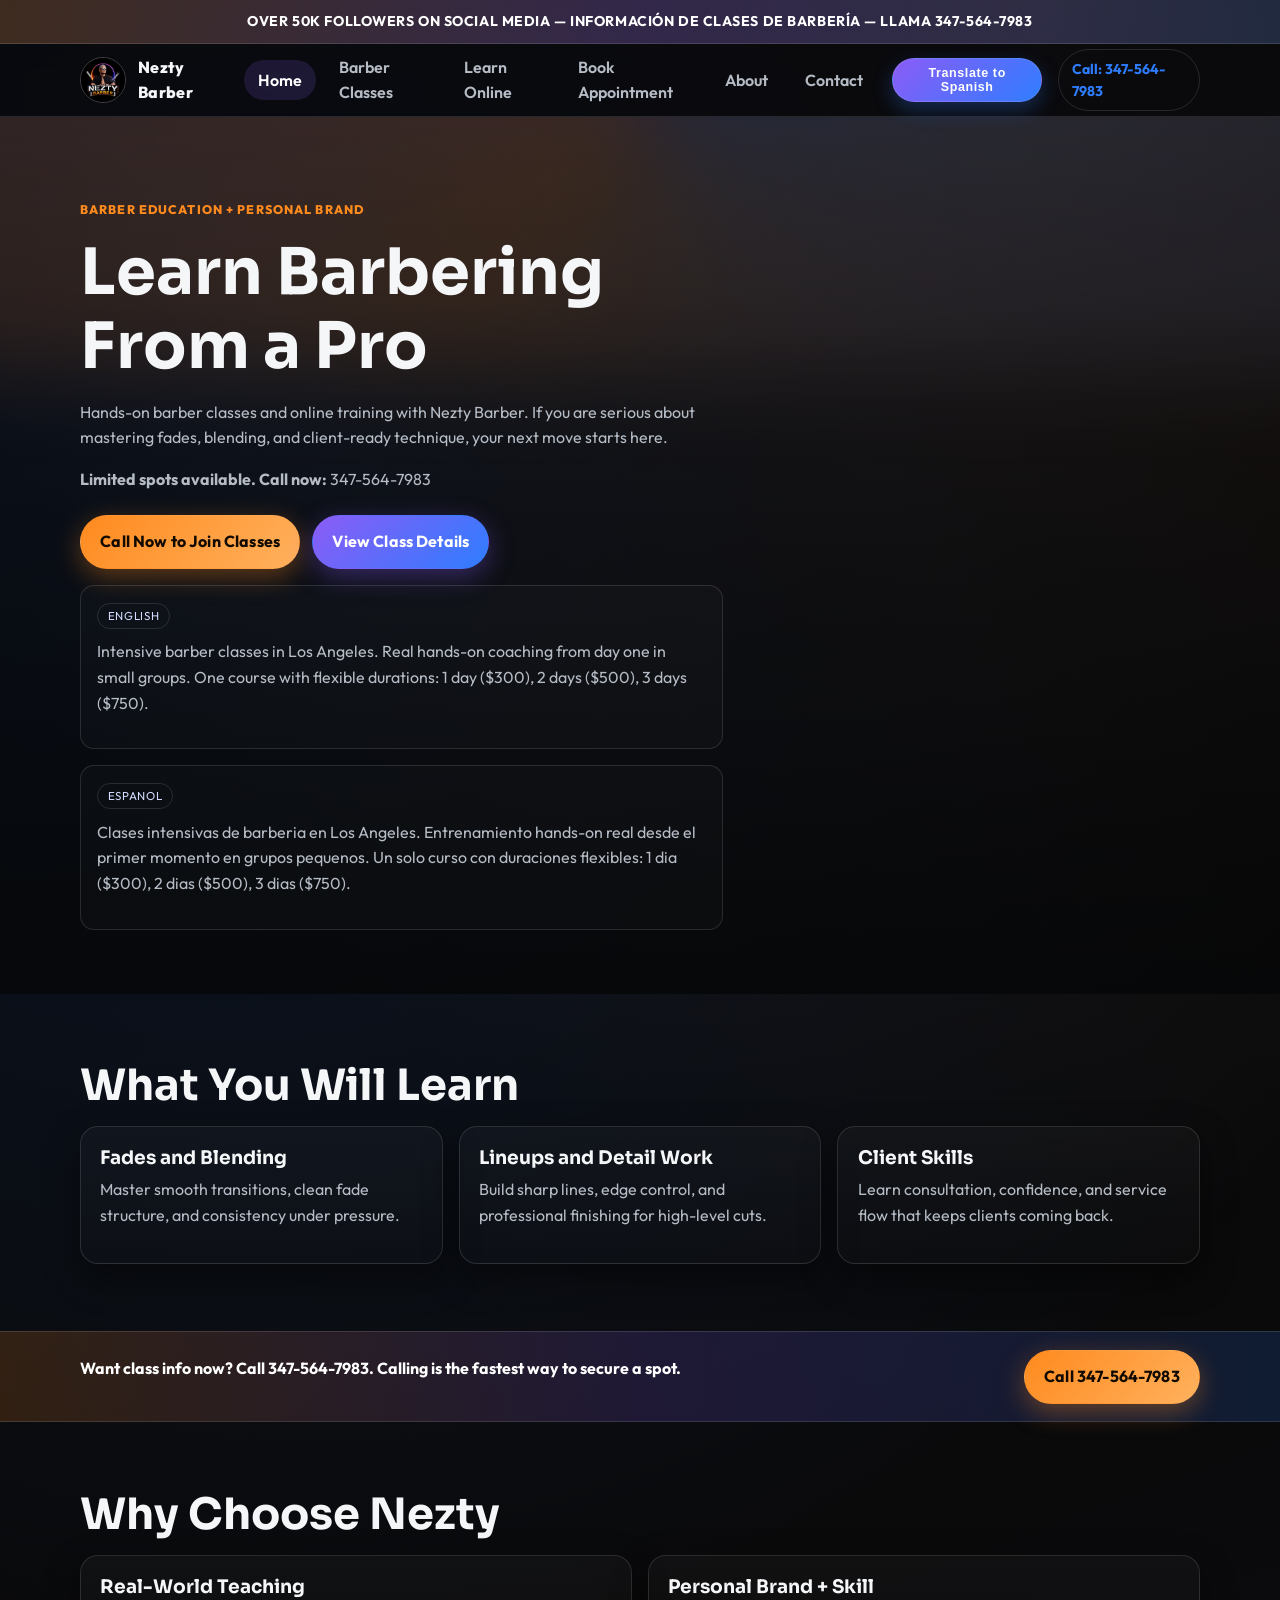
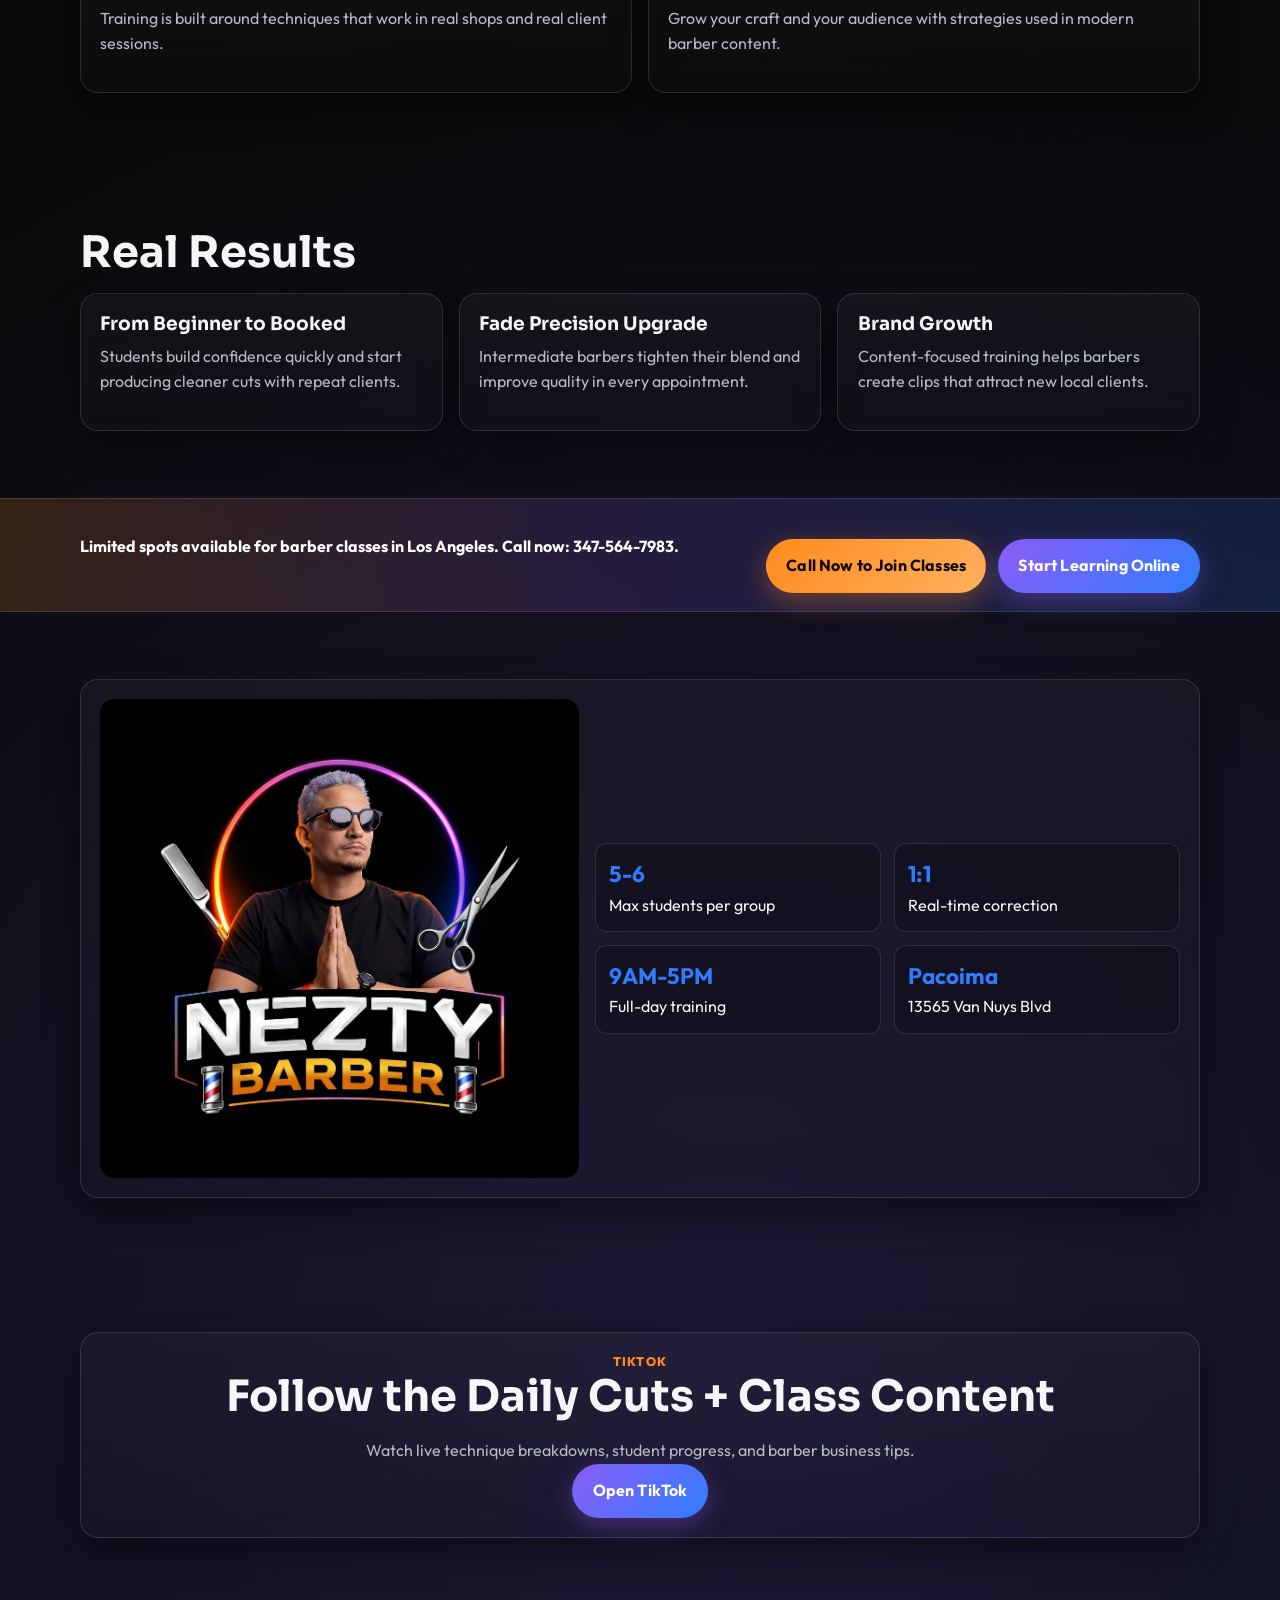
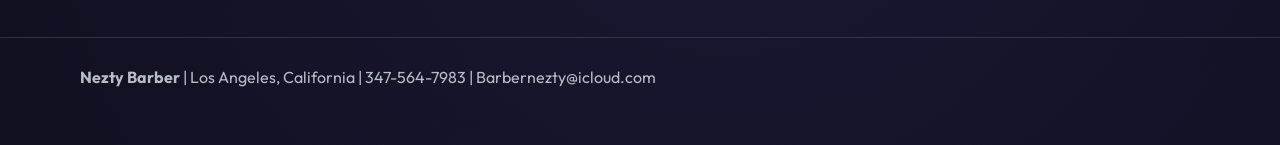
<file: index.html>
<!doctype html>
<html lang="en">
  <head>
    <meta charset="UTF-8" />
    <meta name="viewport" content="width=device-width, initial-scale=1.0" />
    <title>Nezty Barber | Barber Classes Los Angeles | Learn Barbering From a Pro</title>
    <meta
      name="description"
      content="Learn barbering from Nezty Barber in Los Angeles. Hands-on barber classes, online barber training, fade classes, and client bookings. Call 347-564-7983."
    />
    <meta
      name="keywords"
      content="barber classes Los Angeles, learn barbering, barber training LA, fade classes, barber course online"
    />
    <link rel="preconnect" href="https://fonts.googleapis.com" />
    <link rel="preconnect" href="https://fonts.gstatic.com" crossorigin />
    <link
      href="https://fonts.googleapis.com/css2?family=Outfit:wght@400;500;600;700;800&family=Sora:wght@500;600;700;800&display=swap"
      rel="stylesheet"
    />
    <link rel="stylesheet" href="styles.css" />
  </head>
  <body>
    <div class="top-strip">OVER 50K FOLLOWERS ON SOCIAL MEDIA — INFORMACIÓN DE CLASES DE BARBERÍA — LLAMA 347-564-7983</div>

    <header class="site-header">
      <div class="container nav-wrap">
        <a href="index.html" class="brand" aria-label="Nezty Barber home">
          <img src="logo.jpg" alt="Nezty Barber logo" />
          <span class="brand-text">Nezty Barber</span>
        </a>
        <button class="menu-toggle" aria-label="Toggle navigation" aria-expanded="false">☰</button>
        <nav class="nav-links" aria-label="Main navigation">
          <a class="active" href="index.html">Home</a>
          <a href="classes.html">Barber Classes</a>
          <a href="learn-online.html">Learn Online</a>
          <a href="book-appointment.html">Book Appointment</a>
          <a href="about.html">About</a>
          <a href="contact.html">Contact</a>
        </nav>
        <button class="lang-toggle" type="button" aria-label="Translate website to Spanish">Translate to Spanish</button>
        <a class="call-chip" href="tel:3475647983">Call: 347-564-7983</a>
      </div>
    </header>

    <main>
      <section class="hero">
        <div class="container hero-grid">
          <div class="reveal">
            <p class="eyebrow">Barber Education + Personal Brand</p>
            <h1>Learn Barbering From a Pro</h1>
            <p>
              Hands-on barber classes and online training with Nezty Barber. If you are serious about
              mastering fades, blending, and client-ready technique, your next move starts here.
            </p>
            <p><strong>Limited spots available. Call now:</strong> 347-564-7983</p>
            <div class="btn-row">
              <a class="btn btn-primary" href="tel:3475647983">Call Now to Join Classes</a>
              <a class="btn btn-secondary" href="classes.html">View Class Details</a>
            </div>

            <div class="lang-block">
              <span class="lang-tag">English</span>
              <p>
                Intensive barber classes in Los Angeles. Real hands-on coaching from day one in small
                groups. One course with flexible durations: 1 day ($300), 2 days ($500), 3 days ($750).
              </p>
            </div>

            <div class="lang-block">
              <span class="lang-tag">Espanol</span>
              <p>
                Clases intensivas de barberia en Los Angeles. Entrenamiento hands-on real desde el primer
                momento en grupos pequenos. Un solo curso con duraciones flexibles: 1 dia ($300), 2 dias
                ($500), 3 dias ($750).
              </p>
            </div>
          </div>
        </div>
      </section>

      <section class="section">
        <div class="container">
          <h2 class="reveal">What You Will Learn</h2>
          <div class="grid-3">
            <article class="card reveal">
              <h3>Fades and Blending</h3>
              <p>Master smooth transitions, clean fade structure, and consistency under pressure.</p>
            </article>
            <article class="card reveal">
              <h3>Lineups and Detail Work</h3>
              <p>Build sharp lines, edge control, and professional finishing for high-level cuts.</p>
            </article>
            <article class="card reveal">
              <h3>Client Skills</h3>
              <p>Learn consultation, confidence, and service flow that keeps clients coming back.</p>
            </article>
          </div>
        </div>
      </section>

      <section class="cta-band">
        <div class="container">
          <p class="kicker">Want class info now? Call 347-564-7983. Calling is the fastest way to secure a spot.</p>
          <a class="btn btn-primary" href="tel:3475647983">Call 347-564-7983</a>
        </div>
      </section>

      <section class="section">
        <div class="container">
          <h2 class="reveal">Why Choose Nezty</h2>
          <div class="grid-2">
            <article class="card reveal">
              <h3>Real-World Teaching</h3>
              <p>Training is built around techniques that work in real shops and real client sessions.</p>
            </article>
            <article class="card reveal">
              <h3>Personal Brand + Skill</h3>
              <p>Grow your craft and your audience with strategies used in modern barber content.</p>
            </article>
          </div>
        </div>
      </section>

      <section class="section">
        <div class="container">
          <h2 class="reveal">Real Results</h2>
          <div class="grid-3">
            <article class="card reveal">
              <h3>From Beginner to Booked</h3>
              <p>Students build confidence quickly and start producing cleaner cuts with repeat clients.</p>
            </article>
            <article class="card reveal">
              <h3>Fade Precision Upgrade</h3>
              <p>Intermediate barbers tighten their blend and improve quality in every appointment.</p>
            </article>
            <article class="card reveal">
              <h3>Brand Growth</h3>
              <p>Content-focused training helps barbers create clips that attract new local clients.</p>
            </article>
          </div>
        </div>
      </section>

      <section class="cta-band">
        <div class="container">
          <p class="kicker">Limited spots available for barber classes in Los Angeles. Call now: 347-564-7983.</p>
          <div class="btn-row">
            <a class="btn btn-primary" href="tel:3475647983">Call Now to Join Classes</a>
            <a class="btn btn-secondary" href="learn-online.html">Start Learning Online</a>
          </div>
        </div>
      </section>

      <section class="section">
        <div class="container">
          <div class="card logo-stats reveal" aria-label="Nezty logo and class stats">
            <img src="logo.jpg" alt="Nezty Barber brand image" style="border-radius: 14px" />
            <div class="hero-stat">
              <div class="stat-box"><b>5-6</b>Max students per group</div>
              <div class="stat-box"><b>1:1</b>Real-time correction</div>
              <div class="stat-box"><b>9AM-5PM</b>Full-day training</div>
              <div class="stat-box"><b>Pacoima</b>13565 Van Nuys Blvd</div>
            </div>
          </div>
        </div>
      </section>

      <section class="section">
        <div class="container card tiktok-banner reveal">
          <p class="eyebrow">TikTok</p>
          <h2>Follow the Daily Cuts + Class Content</h2>
          <p>Watch live technique breakdowns, student progress, and barber business tips.</p>
          <a class="btn btn-secondary" href="https://www.tiktok.com/@n3ztybarb3r" target="_blank" rel="noopener noreferrer">Open TikTok</a>
        </div>
      </section>
    </main>

    <footer>
      <div class="container">
        <p><strong>Nezty Barber</strong> | Los Angeles, California | 347-564-7983 | Barbernezty@icloud.com</p>
      </div>
    </footer>

    <a class="btn btn-secondary floating-call" href="tel:3475647983" aria-label="Call now">Call Now</a>
    <script src="script.js" defer></script>
  </body>
</html>
</file>
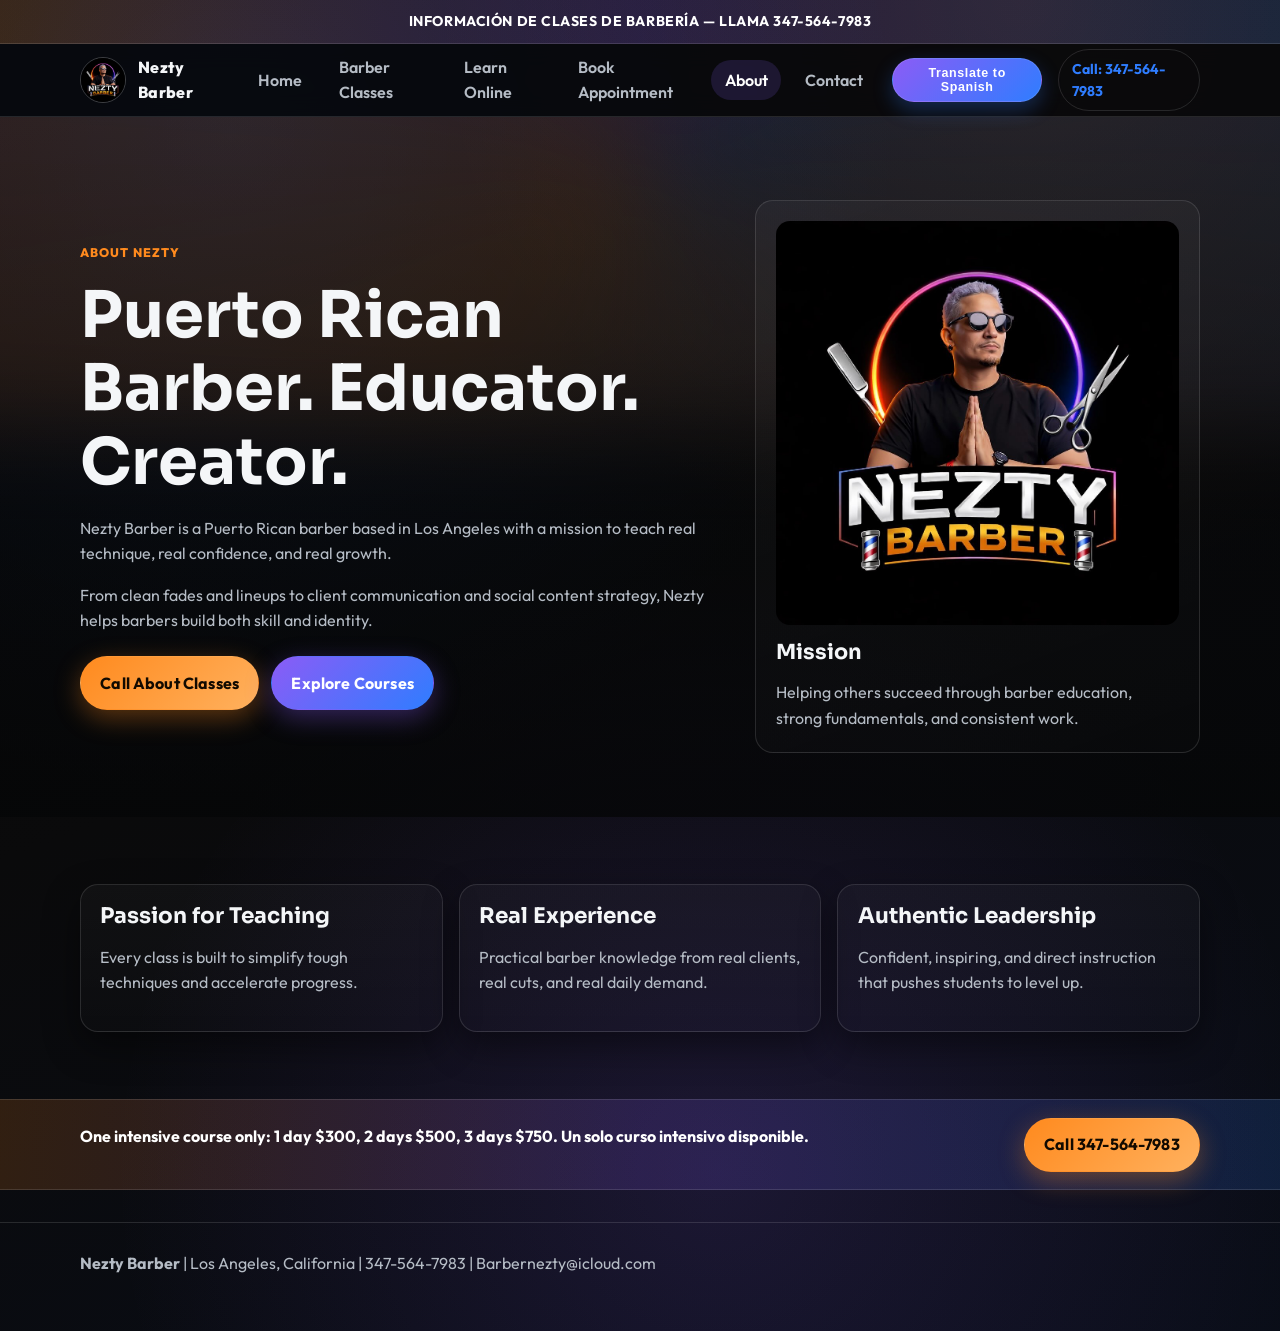
<file: about.html>
<!doctype html>
<html lang="en">
  <head>
    <meta charset="UTF-8" />
    <meta name="viewport" content="width=device-width, initial-scale=1.0" />
    <title>About Nezty Barber | Barber Educator and Content Creator</title>
    <meta
      name="description"
      content="Meet Nezty Barber, a Puerto Rican barber educator and content creator helping barbers grow skills, confidence, and careers."
    />
    <meta name="keywords" content="barber educator, barber mentor, barber training LA" />
    <link rel="preconnect" href="https://fonts.googleapis.com" />
    <link rel="preconnect" href="https://fonts.gstatic.com" crossorigin />
    <link
      href="https://fonts.googleapis.com/css2?family=Outfit:wght@400;500;600;700;800&family=Sora:wght@500;600;700;800&display=swap"
      rel="stylesheet"
    />
    <link rel="stylesheet" href="styles.css" />
  </head>
  <body>
    <div class="top-strip">INFORMACIÓN DE CLASES DE BARBERÍA — LLAMA 347-564-7983</div>

    <header class="site-header">
      <div class="container nav-wrap">
        <a href="index.html" class="brand" aria-label="Nezty Barber home">
          <img src="logo.jpg" alt="Nezty Barber logo" />
          <span class="brand-text">Nezty Barber</span>
        </a>
        <button class="menu-toggle" aria-label="Toggle navigation" aria-expanded="false">☰</button>
        <nav class="nav-links" aria-label="Main navigation">
          <a href="index.html">Home</a>
          <a href="classes.html">Barber Classes</a>
          <a href="learn-online.html">Learn Online</a>
          <a href="book-appointment.html">Book Appointment</a>
          <a class="active" href="about.html">About</a>
          <a href="contact.html">Contact</a>
        </nav>
        <button class="lang-toggle" type="button" aria-label="Translate website to Spanish">Translate to Spanish</button>
        <a class="call-chip" href="tel:3475647983">Call: 347-564-7983</a>
      </div>
    </header>

    <main>
      <section class="hero">
        <div class="container hero-grid">
          <div class="reveal">
            <p class="eyebrow">About Nezty</p>
            <h1>Puerto Rican Barber. Educator. Creator.</h1>
            <p>
              Nezty Barber is a Puerto Rican barber based in Los Angeles with a mission to teach real
              technique, real confidence, and real growth.
            </p>
            <p>
              From clean fades and lineups to client communication and social content strategy, Nezty
              helps barbers build both skill and identity.
            </p>
            <div class="btn-row">
              <a class="btn btn-primary" href="tel:3475647983">Call About Classes</a>
              <a class="btn btn-secondary" href="learn-online.html">Explore Courses</a>
            </div>
          </div>
          <aside class="hero-card reveal">
            <img src="logo.jpg" alt="Nezty Barber portrait style logo" style="border-radius: 14px; margin-bottom: 1rem" />
            <h2 style="font-size: 1.3rem">Mission</h2>
            <p style="margin-bottom: 0">
              Helping others succeed through barber education, strong fundamentals, and consistent work.
            </p>
          </aside>
        </div>
      </section>

      <section class="section">
        <div class="container grid-3">
          <article class="card reveal">
            <h2 style="font-size: 1.35rem">Passion for Teaching</h2>
            <p>Every class is built to simplify tough techniques and accelerate progress.</p>
          </article>
          <article class="card reveal">
            <h2 style="font-size: 1.35rem">Real Experience</h2>
            <p>Practical barber knowledge from real clients, real cuts, and real daily demand.</p>
          </article>
          <article class="card reveal">
            <h2 style="font-size: 1.35rem">Authentic Leadership</h2>
            <p>Confident, inspiring, and direct instruction that pushes students to level up.</p>
          </article>
        </div>
      </section>

      <section class="cta-band">
        <div class="container">
          <p class="kicker">One intensive course only: 1 day $300, 2 days $500, 3 days $750. Un solo curso intensivo disponible.</p>
          <a class="btn btn-primary" href="tel:3475647983">Call 347-564-7983</a>
        </div>
      </section>
    </main>

    <footer>
      <div class="container">
        <p><strong>Nezty Barber</strong> | Los Angeles, California | 347-564-7983 | Barbernezty@icloud.com</p>
      </div>
    </footer>

    <a class="btn btn-secondary floating-call" href="tel:3475647983" aria-label="Call now">Call Now</a>
    <script src="script.js" defer></script>
  </body>
</html>
</file>
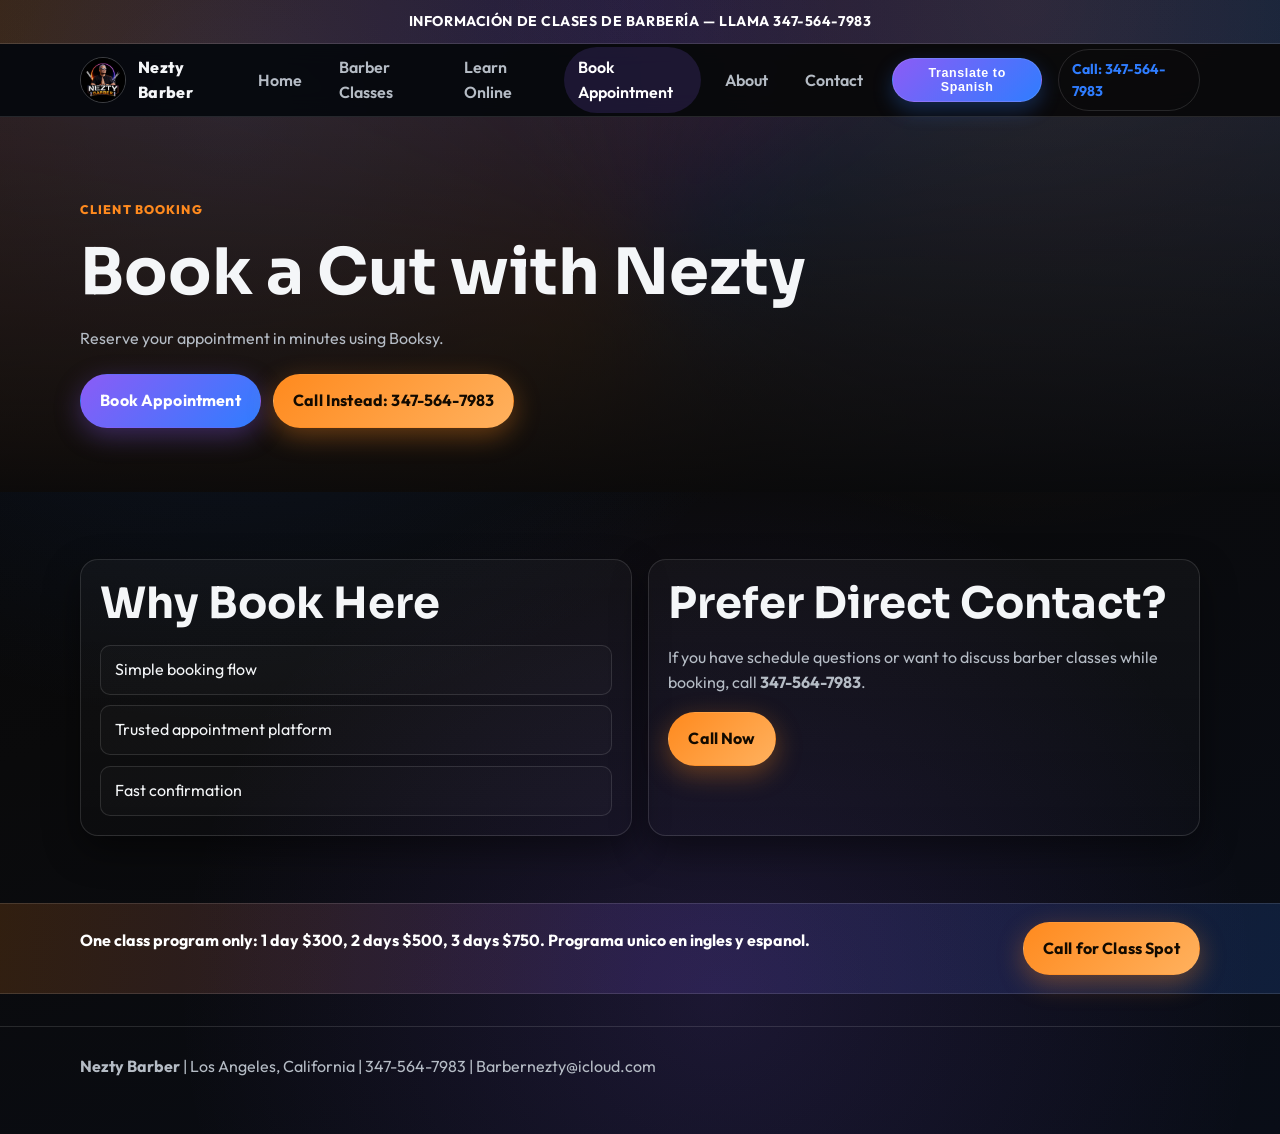
<file: book-appointment.html>
<!doctype html>
<html lang="en">
  <head>
    <meta charset="UTF-8" />
    <meta name="viewport" content="width=device-width, initial-scale=1.0" />
    <title>Book Appointment | Nezty Barber Los Angeles</title>
    <meta
      name="description"
      content="Book a cut with Nezty Barber in Los Angeles. Reserve your appointment quickly and easily through Booksy."
    />
    <meta name="keywords" content="book barber Los Angeles, barber booking LA" />
    <link rel="preconnect" href="https://fonts.googleapis.com" />
    <link rel="preconnect" href="https://fonts.gstatic.com" crossorigin />
    <link
      href="https://fonts.googleapis.com/css2?family=Outfit:wght@400;500;600;700;800&family=Sora:wght@500;600;700;800&display=swap"
      rel="stylesheet"
    />
    <link rel="stylesheet" href="styles.css" />
  </head>
  <body>
    <div class="top-strip">INFORMACIÓN DE CLASES DE BARBERÍA — LLAMA 347-564-7983</div>

    <header class="site-header">
      <div class="container nav-wrap">
        <a href="index.html" class="brand" aria-label="Nezty Barber home">
          <img src="logo.jpg" alt="Nezty Barber logo" />
          <span class="brand-text">Nezty Barber</span>
        </a>
        <button class="menu-toggle" aria-label="Toggle navigation" aria-expanded="false">☰</button>
        <nav class="nav-links" aria-label="Main navigation">
          <a href="index.html">Home</a>
          <a href="classes.html">Barber Classes</a>
          <a href="learn-online.html">Learn Online</a>
          <a class="active" href="book-appointment.html">Book Appointment</a>
          <a href="about.html">About</a>
          <a href="contact.html">Contact</a>
        </nav>
        <button class="lang-toggle" type="button" aria-label="Translate website to Spanish">Translate to Spanish</button>
        <a class="call-chip" href="tel:3475647983">Call: 347-564-7983</a>
      </div>
    </header>

    <main>
      <section class="hero">
        <div class="container reveal">
          <p class="eyebrow">Client Booking</p>
          <h1>Book a Cut with Nezty</h1>
          <p>Reserve your appointment in minutes using Booksy.</p>
          <div class="btn-row">
            <a
              class="btn btn-secondary"
              href="https://booksy.com/en-us/412607_nezty-barber-puerto-rican-barber_barber-shop_134655_los-angeles"
              target="_blank"
              rel="noopener noreferrer"
              >Book Appointment</a
            >
            <a class="btn btn-primary" href="tel:3475647983">Call Instead: 347-564-7983</a>
          </div>
        </div>
      </section>

      <section class="section">
        <div class="container grid-2">
          <article class="card reveal">
            <h2>Why Book Here</h2>
            <ul class="ul-clean">
              <li>Simple booking flow</li>
              <li>Trusted appointment platform</li>
              <li>Fast confirmation</li>
            </ul>
          </article>
          <article class="card reveal">
            <h2>Prefer Direct Contact?</h2>
            <p>
              If you have schedule questions or want to discuss barber classes while booking, call
              <strong>347-564-7983</strong>.
            </p>
            <a class="btn btn-primary" href="tel:3475647983">Call Now</a>
          </article>
        </div>
      </section>

      <section class="cta-band">
        <div class="container">
          <p class="kicker">One class program only: 1 day $300, 2 days $500, 3 days $750. Programa unico en ingles y espanol.</p>
          <a class="btn btn-primary" href="tel:3475647983">Call for Class Spot</a>
        </div>
      </section>
    </main>

    <footer>
      <div class="container">
        <p><strong>Nezty Barber</strong> | Los Angeles, California | 347-564-7983 | Barbernezty@icloud.com</p>
      </div>
    </footer>

    <a class="btn btn-secondary floating-call" href="tel:3475647983" aria-label="Call now">Call Now</a>
    <script src="script.js" defer></script>
  </body>
</html>
</file>
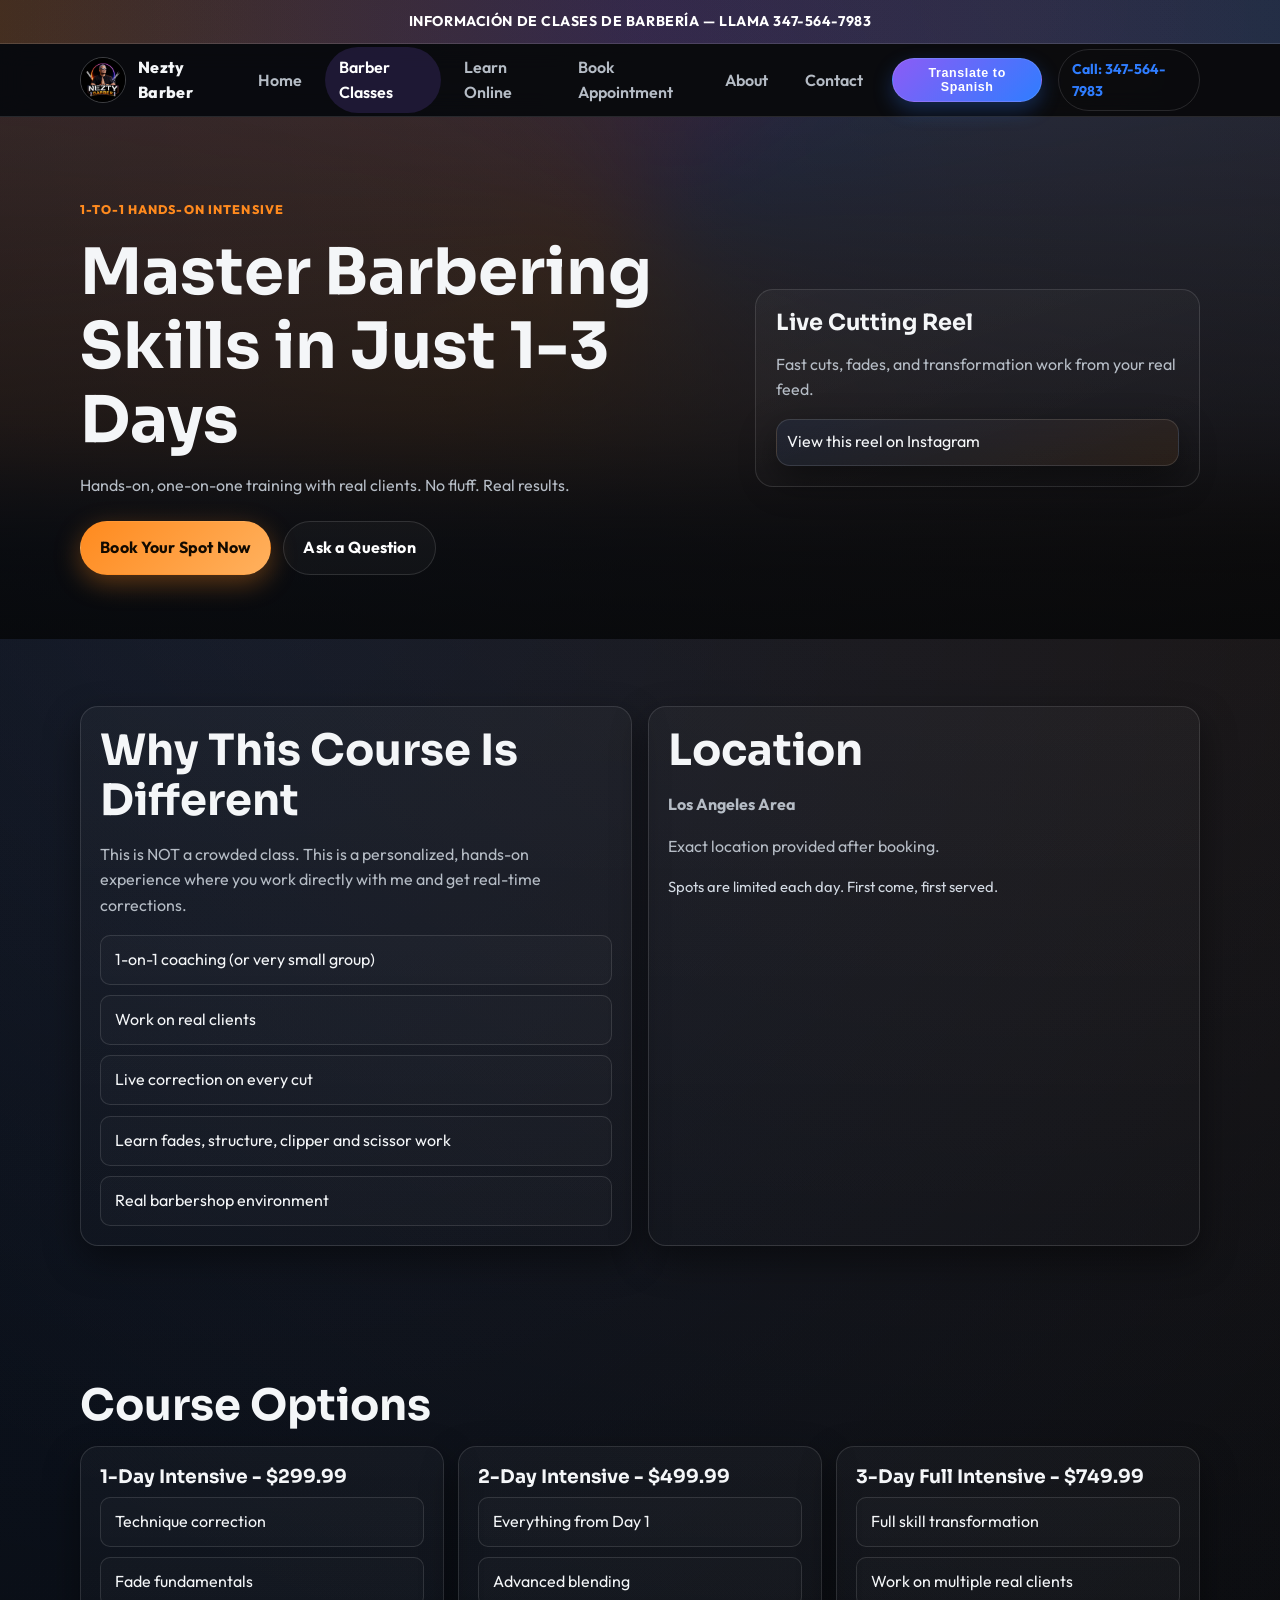
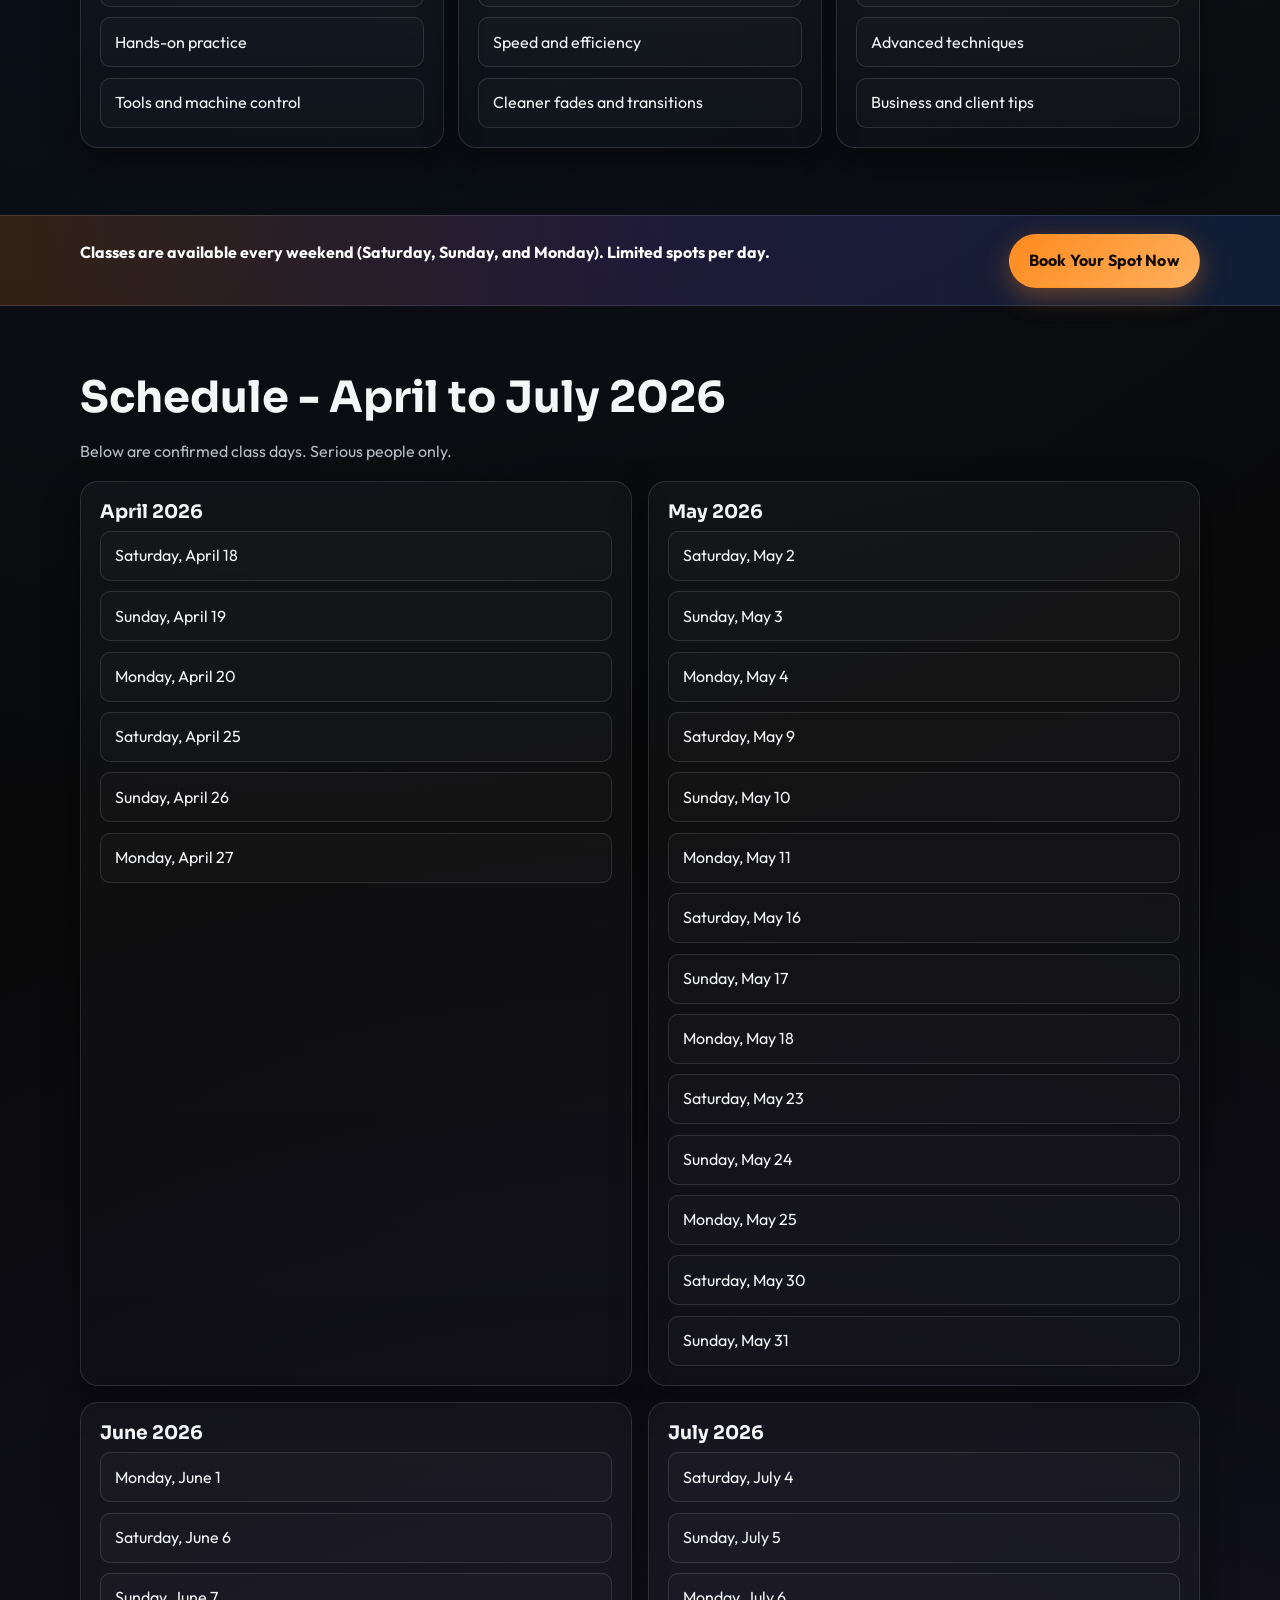
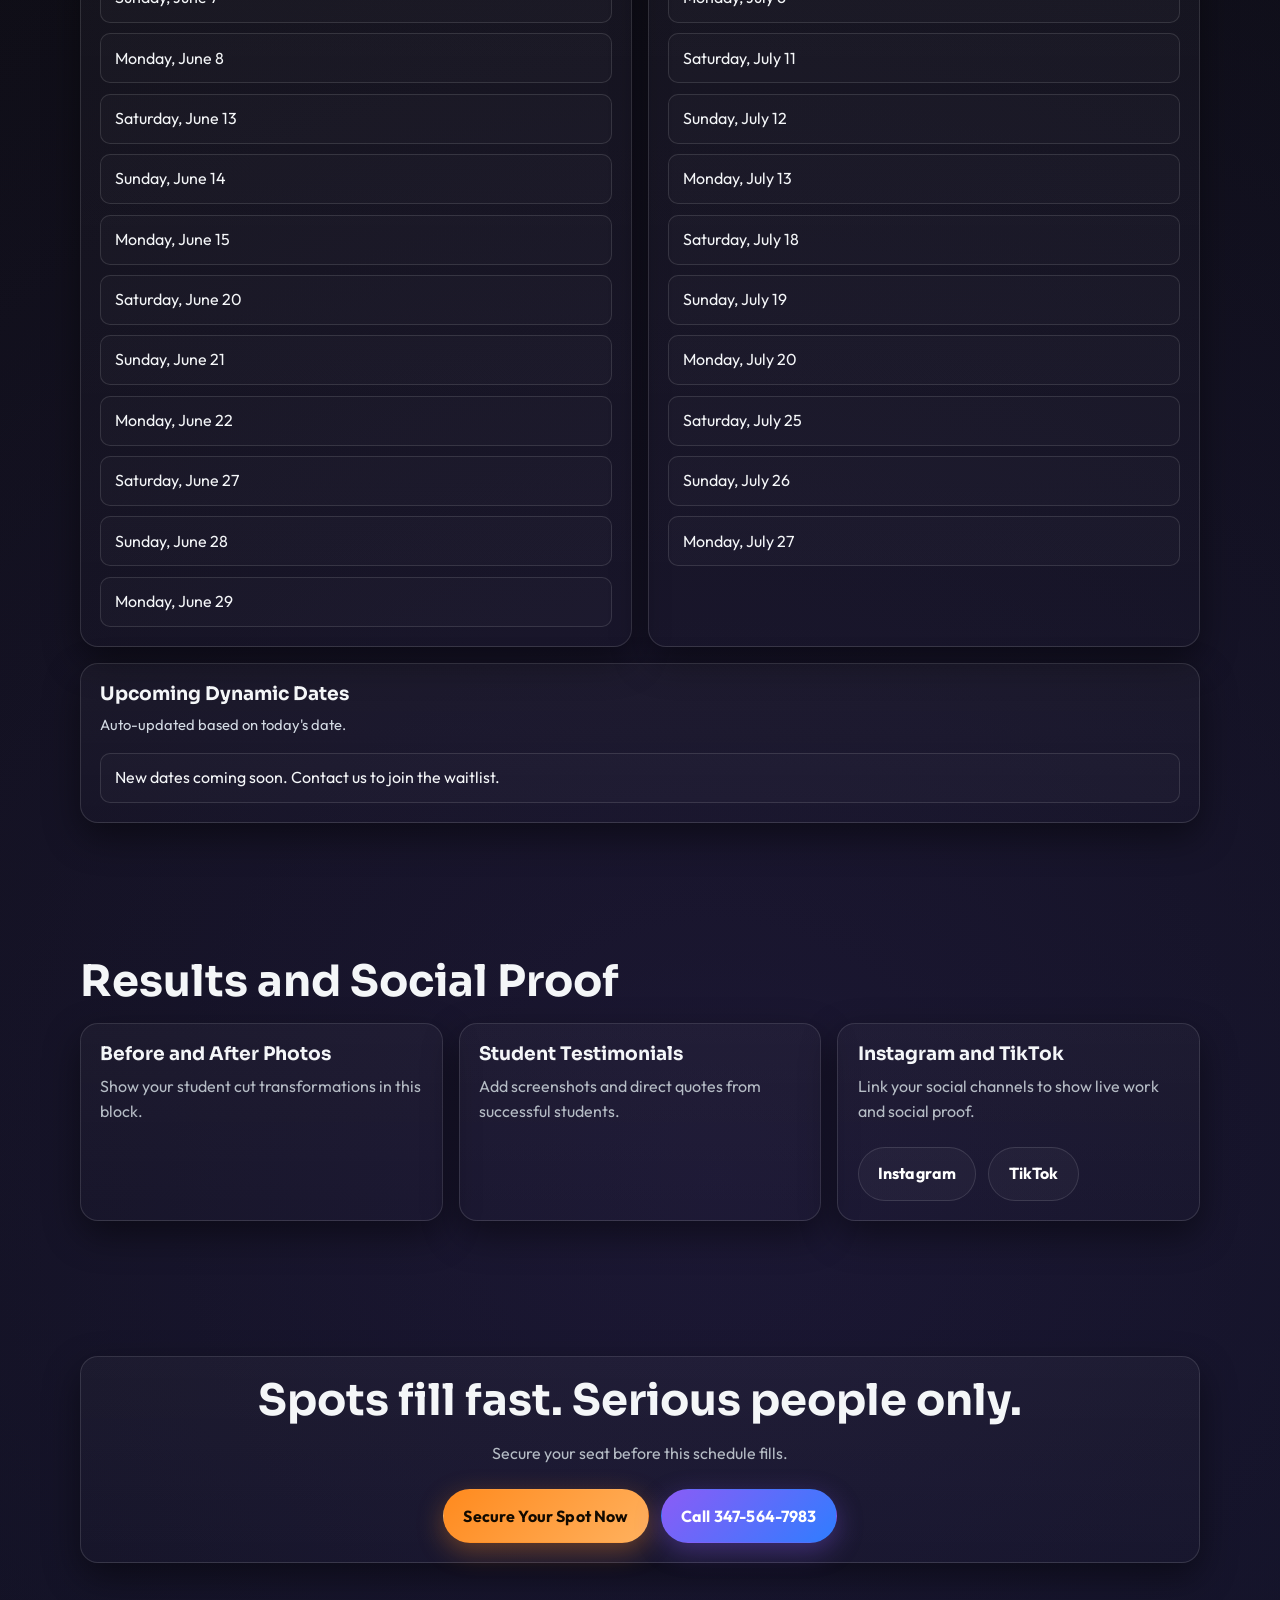
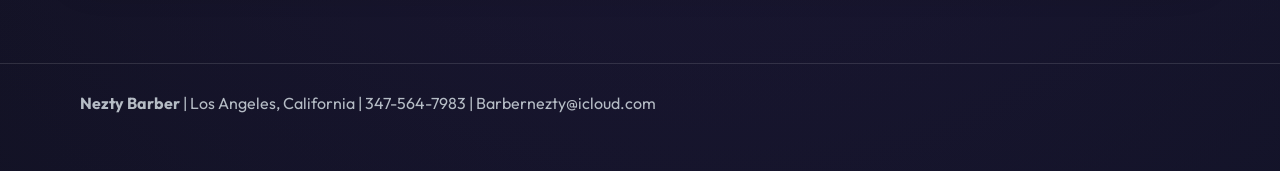
<file: classes.html>
<!doctype html>
<html lang="en">
  <head>
    <meta charset="UTF-8" />
    <meta name="viewport" content="width=device-width, initial-scale=1.0" />
    <title>Barber Classes in Los Angeles | Nezty Barber</title>
    <meta
      name="description"
      content="Barber classes in Los Angeles with hands-on training in fades, blending, lineups, and client skills. Limited spots available. Call 347-564-7983."
    />
    <meta
      name="keywords"
      content="barber classes Los Angeles, barber training LA, fade classes, learn barbering"
    />
    <link rel="preconnect" href="https://fonts.googleapis.com" />
    <link rel="preconnect" href="https://fonts.gstatic.com" crossorigin />
    <link
      href="https://fonts.googleapis.com/css2?family=Outfit:wght@400;500;600;700;800&family=Sora:wght@500;600;700;800&display=swap"
      rel="stylesheet"
    />
    <link rel="stylesheet" href="styles.css" />
  </head>
  <body>
    <div class="top-strip">INFORMACIÓN DE CLASES DE BARBERÍA — LLAMA 347-564-7983</div>

    <header class="site-header">
      <div class="container nav-wrap">
        <a href="index.html" class="brand" aria-label="Nezty Barber home">
          <img src="logo.jpg" alt="Nezty Barber logo" />
          <span class="brand-text">Nezty Barber</span>
        </a>
        <button class="menu-toggle" aria-label="Toggle navigation" aria-expanded="false">☰</button>
        <nav class="nav-links" aria-label="Main navigation">
          <a href="index.html">Home</a>
          <a class="active" href="classes.html">Barber Classes</a>
          <a href="learn-online.html">Learn Online</a>
          <a href="book-appointment.html">Book Appointment</a>
          <a href="about.html">About</a>
          <a href="contact.html">Contact</a>
        </nav>
        <button class="lang-toggle" type="button" aria-label="Translate website to Spanish">Translate to Spanish</button>
        <a class="call-chip" href="tel:3475647983">Call: 347-564-7983</a>
      </div>
    </header>

    <main>
      <section class="hero">
        <div class="container hero-grid">
          <div class="reveal">
            <p class="eyebrow">1-to-1 Hands-On Intensive</p>
            <h1>Master Barbering Skills in Just 1-3 Days</h1>
            <p>Hands-on, one-on-one training with real clients. No fluff. Real results.</p>
            <div class="btn-row">
              <a class="btn btn-primary" href="book-appointment.html">Book Your Spot Now</a>
              <a class="btn btn-ghost" href="contact.html">Ask a Question</a>
            </div>
          </div>
          <aside class="hero-card reveal">
            <h2 style="font-size: 1.4rem">Live Cutting Reel</h2>
            <p>Fast cuts, fades, and transformation work from your real feed.</p>
            <div class="instagram-embed-wrap">
              <blockquote
                class="instagram-media"
                data-instgrm-captioned
                data-instgrm-permalink="https://www.instagram.com/reel/DXssq0jge-P/"
                data-instgrm-version="14"
              >
                <a href="https://www.instagram.com/reel/DXssq0jge-P/" target="_blank" rel="noopener noreferrer">
                  View this reel on Instagram
                </a>
              </blockquote>
            </div>
          </aside>
        </div>
      </section>

      <section class="section">
        <div class="container grid-2">
          <article class="card reveal">
            <h2>Why This Course Is Different</h2>
            <p>
              This is NOT a crowded class. This is a personalized, hands-on experience where you work directly with me and get real-time corrections.
            </p>
            <ul class="ul-clean">
              <li>1-on-1 coaching (or very small group)</li>
              <li>Work on real clients</li>
              <li>Live correction on every cut</li>
              <li>Learn fades, structure, clipper and scissor work</li>
              <li>Real barbershop environment</li>
            </ul>
          </article>
          <article class="card reveal">
            <h2>Location</h2>
            <p><strong>Los Angeles Area</strong></p>
            <p>Exact location provided after booking.</p>
            <p class="mini-note">Spots are limited each day. First come, first served.</p>
          </article>
        </div>
      </section>

      <section class="section">
        <div class="container">
          <h2 class="reveal">Course Options</h2>
          <div class="price-grid">
            <article class="card reveal">
              <h3>1-Day Intensive - $299.99</h3>
              <ul class="ul-clean">
                <li>Technique correction</li>
                <li>Fade fundamentals</li>
                <li>Hands-on practice</li>
                <li>Tools and machine control</li>
              </ul>
            </article>
            <article class="card reveal">
              <h3>2-Day Intensive - $499.99</h3>
              <ul class="ul-clean">
                <li>Everything from Day 1</li>
                <li>Advanced blending</li>
                <li>Speed and efficiency</li>
                <li>Cleaner fades and transitions</li>
              </ul>
            </article>
            <article class="card reveal">
              <h3>3-Day Full Intensive - $749.99</h3>
              <ul class="ul-clean">
                <li>Full skill transformation</li>
                <li>Work on multiple real clients</li>
                <li>Advanced techniques</li>
                <li>Business and client tips</li>
              </ul>
            </article>
          </div>
        </div>
      </section>

      <section class="cta-band">
        <div class="container">
          <p class="kicker">Classes are available every weekend (Saturday, Sunday, and Monday). Limited spots per day.</p>
          <a class="btn btn-primary" href="book-appointment.html">Book Your Spot Now</a>
        </div>
      </section>

      <section class="section">
        <div class="container">
          <h2 class="reveal">Schedule - April to July 2026</h2>
          <p class="reveal">Below are confirmed class days. Serious people only.</p>
          <div class="grid-2">
            <article class="card reveal">
              <h3>April 2026</h3>
              <ul class="ul-clean">
                <li>Saturday, April 18</li>
                <li>Sunday, April 19</li>
                <li>Monday, April 20</li>
                <li>Saturday, April 25</li>
                <li>Sunday, April 26</li>
                <li>Monday, April 27</li>
              </ul>
            </article>
            <article class="card reveal">
              <h3>May 2026</h3>
              <ul class="ul-clean">
                <li>Saturday, May 2</li>
                <li>Sunday, May 3</li>
                <li>Monday, May 4</li>
                <li>Saturday, May 9</li>
                <li>Sunday, May 10</li>
                <li>Monday, May 11</li>
                <li>Saturday, May 16</li>
                <li>Sunday, May 17</li>
                <li>Monday, May 18</li>
                <li>Saturday, May 23</li>
                <li>Sunday, May 24</li>
                <li>Monday, May 25</li>
                <li>Saturday, May 30</li>
                <li>Sunday, May 31</li>
              </ul>
            </article>
            <article class="card reveal">
              <h3>June 2026</h3>
              <ul class="ul-clean">
                <li>Monday, June 1</li>
                <li>Saturday, June 6</li>
                <li>Sunday, June 7</li>
                <li>Monday, June 8</li>
                <li>Saturday, June 13</li>
                <li>Sunday, June 14</li>
                <li>Monday, June 15</li>
                <li>Saturday, June 20</li>
                <li>Sunday, June 21</li>
                <li>Monday, June 22</li>
                <li>Saturday, June 27</li>
                <li>Sunday, June 28</li>
                <li>Monday, June 29</li>
              </ul>
            </article>
            <article class="card reveal">
              <h3>July 2026</h3>
              <ul class="ul-clean">
                <li>Saturday, July 4</li>
                <li>Sunday, July 5</li>
                <li>Monday, July 6</li>
                <li>Saturday, July 11</li>
                <li>Sunday, July 12</li>
                <li>Monday, July 13</li>
                <li>Saturday, July 18</li>
                <li>Sunday, July 19</li>
                <li>Monday, July 20</li>
                <li>Saturday, July 25</li>
                <li>Sunday, July 26</li>
                <li>Monday, July 27</li>
              </ul>
            </article>
          </div>
          <article class="card reveal" style="margin-top: 1rem">
            <h3>Upcoming Dynamic Dates</h3>
            <p class="mini-note">Auto-updated based on today's date.</p>
            <ul class="ul-clean" id="upcoming-dates"></ul>
          </article>
        </div>
      </section>

      <section class="section">
        <div class="container">
          <h2 class="reveal">Results and Social Proof</h2>
          <div class="grid-3">
            <article class="card reveal">
              <h3>Before and After Photos</h3>
              <p>Show your student cut transformations in this block.</p>
            </article>
            <article class="card reveal">
              <h3>Student Testimonials</h3>
              <p>Add screenshots and direct quotes from successful students.</p>
            </article>
            <article class="card reveal">
              <h3>Instagram and TikTok</h3>
              <p>Link your social channels to show live work and social proof.</p>
              <div class="btn-row">
                <a class="btn btn-ghost" href="https://www.instagram.com/neztybarber/" target="_blank" rel="noopener noreferrer">Instagram</a>
                <a class="btn btn-ghost" href="https://www.tiktok.com/@n3ztybarb3r" target="_blank" rel="noopener noreferrer">TikTok</a>
              </div>
            </article>
          </div>
        </div>
      </section>

      <section class="section">
        <div class="container card reveal" style="text-align: center">
          <h2>Spots fill fast. Serious people only.</h2>
          <p>Secure your seat before this schedule fills.</p>
          <div class="btn-row" style="justify-content: center">
            <a class="btn btn-primary" href="book-appointment.html">Secure Your Spot Now</a>
            <a class="btn btn-secondary" href="tel:3475647983">Call 347-564-7983</a>
          </div>
        </div>
      </section>
    </main>

    <footer>
      <div class="container">
        <p><strong>Nezty Barber</strong> | Los Angeles, California | 347-564-7983 | Barbernezty@icloud.com</p>
      </div>
    </footer>

    <a class="btn btn-secondary floating-call" href="tel:3475647983" aria-label="Call now">Call Now</a>
    <script async src="https://www.instagram.com/embed.js"></script>
    <script src="script.js" defer></script>
  </body>
</html>
</file>
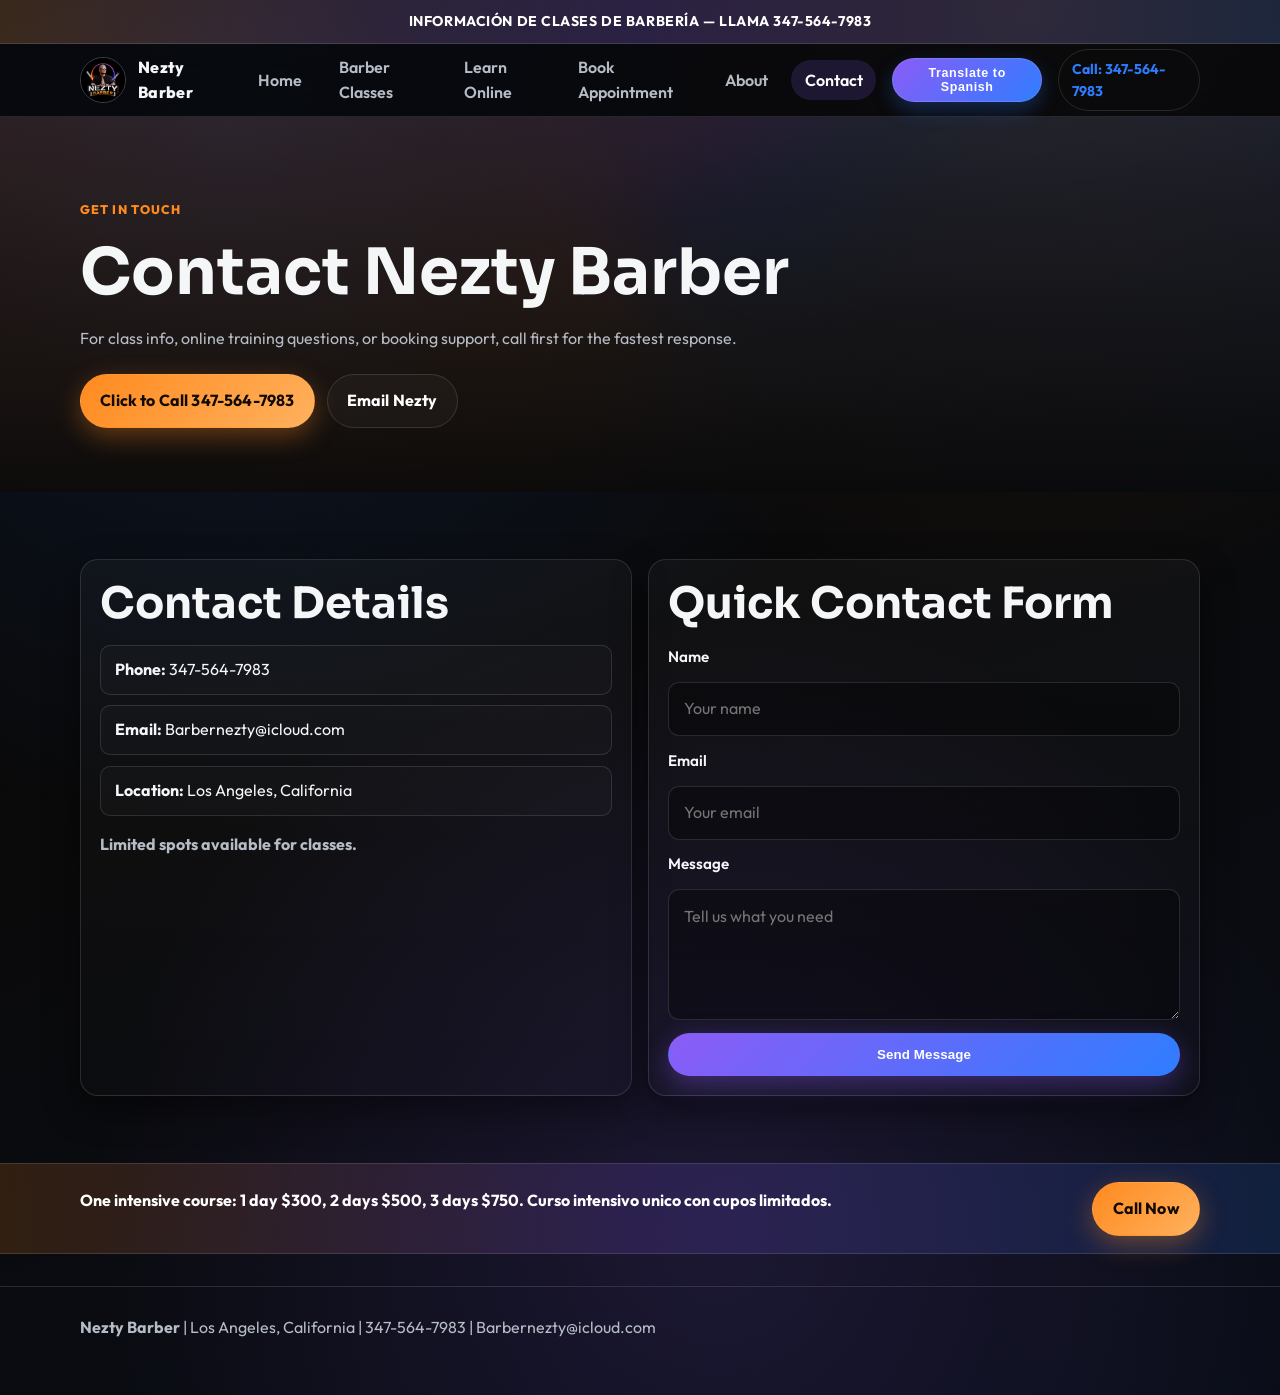
<file: contact.html>
<!doctype html>
<html lang="en">
  <head>
    <meta charset="UTF-8" />
    <meta name="viewport" content="width=device-width, initial-scale=1.0" />
    <title>Contact Nezty Barber | Barber Classes Los Angeles</title>
    <meta
      name="description"
      content="Contact Nezty Barber for barber classes in Los Angeles, online training, and appointment questions. Call 347-564-7983."
    />
    <meta name="keywords" content="contact barber classes Los Angeles, barber training LA" />
    <link rel="preconnect" href="https://fonts.googleapis.com" />
    <link rel="preconnect" href="https://fonts.gstatic.com" crossorigin />
    <link
      href="https://fonts.googleapis.com/css2?family=Outfit:wght@400;500;600;700;800&family=Sora:wght@500;600;700;800&display=swap"
      rel="stylesheet"
    />
    <link rel="stylesheet" href="styles.css" />
  </head>
  <body>
    <div class="top-strip">INFORMACIÓN DE CLASES DE BARBERÍA — LLAMA 347-564-7983</div>

    <header class="site-header">
      <div class="container nav-wrap">
        <a href="index.html" class="brand" aria-label="Nezty Barber home">
          <img src="logo.jpg" alt="Nezty Barber logo" />
          <span class="brand-text">Nezty Barber</span>
        </a>
        <button class="menu-toggle" aria-label="Toggle navigation" aria-expanded="false">☰</button>
        <nav class="nav-links" aria-label="Main navigation">
          <a href="index.html">Home</a>
          <a href="classes.html">Barber Classes</a>
          <a href="learn-online.html">Learn Online</a>
          <a href="book-appointment.html">Book Appointment</a>
          <a href="about.html">About</a>
          <a class="active" href="contact.html">Contact</a>
        </nav>
        <button class="lang-toggle" type="button" aria-label="Translate website to Spanish">Translate to Spanish</button>
        <a class="call-chip" href="tel:3475647983">Call: 347-564-7983</a>
      </div>
    </header>

    <main>
      <section class="hero">
        <div class="container reveal">
          <p class="eyebrow">Get in Touch</p>
          <h1>Contact Nezty Barber</h1>
          <p>For class info, online training questions, or booking support, call first for the fastest response.</p>
          <div class="btn-row">
            <a class="btn btn-primary" href="tel:3475647983">Click to Call 347-564-7983</a>
            <a class="btn btn-ghost" href="mailto:Barbernezty@icloud.com">Email Nezty</a>
          </div>
        </div>
      </section>

      <section class="section">
        <div class="container grid-2">
          <article class="card reveal">
            <h2>Contact Details</h2>
            <ul class="ul-clean">
              <li><strong>Phone:</strong> <a href="tel:3475647983">347-564-7983</a></li>
              <li><strong>Email:</strong> <a href="mailto:Barbernezty@icloud.com">Barbernezty@icloud.com</a></li>
              <li><strong>Location:</strong> Los Angeles, California</li>
            </ul>
            <p style="margin-top: 1rem"><strong>Limited spots available for classes.</strong></p>
          </article>

          <article class="card reveal">
            <h2>Quick Contact Form</h2>
            <form class="form" action="#" method="post">
              <label for="name">Name</label>
              <input id="name" name="name" type="text" placeholder="Your name" required />

              <label for="email">Email</label>
              <input id="email" name="email" type="email" placeholder="Your email" required />

              <label for="message">Message</label>
              <textarea id="message" name="message" rows="4" placeholder="Tell us what you need" required></textarea>

              <button class="btn btn-secondary" type="submit">Send Message</button>
            </form>
          </article>
        </div>
      </section>

      <section class="cta-band">
        <div class="container">
          <p class="kicker">One intensive course: 1 day $300, 2 days $500, 3 days $750. Curso intensivo unico con cupos limitados.</p>
          <a class="btn btn-primary" href="tel:3475647983">Call Now</a>
        </div>
      </section>
    </main>

    <footer>
      <div class="container">
        <p><strong>Nezty Barber</strong> | Los Angeles, California | 347-564-7983 | Barbernezty@icloud.com</p>
      </div>
    </footer>

    <a class="btn btn-secondary floating-call" href="tel:3475647983" aria-label="Call now">Call Now</a>
    <script src="script.js" defer></script>
  </body>
</html>
</file>
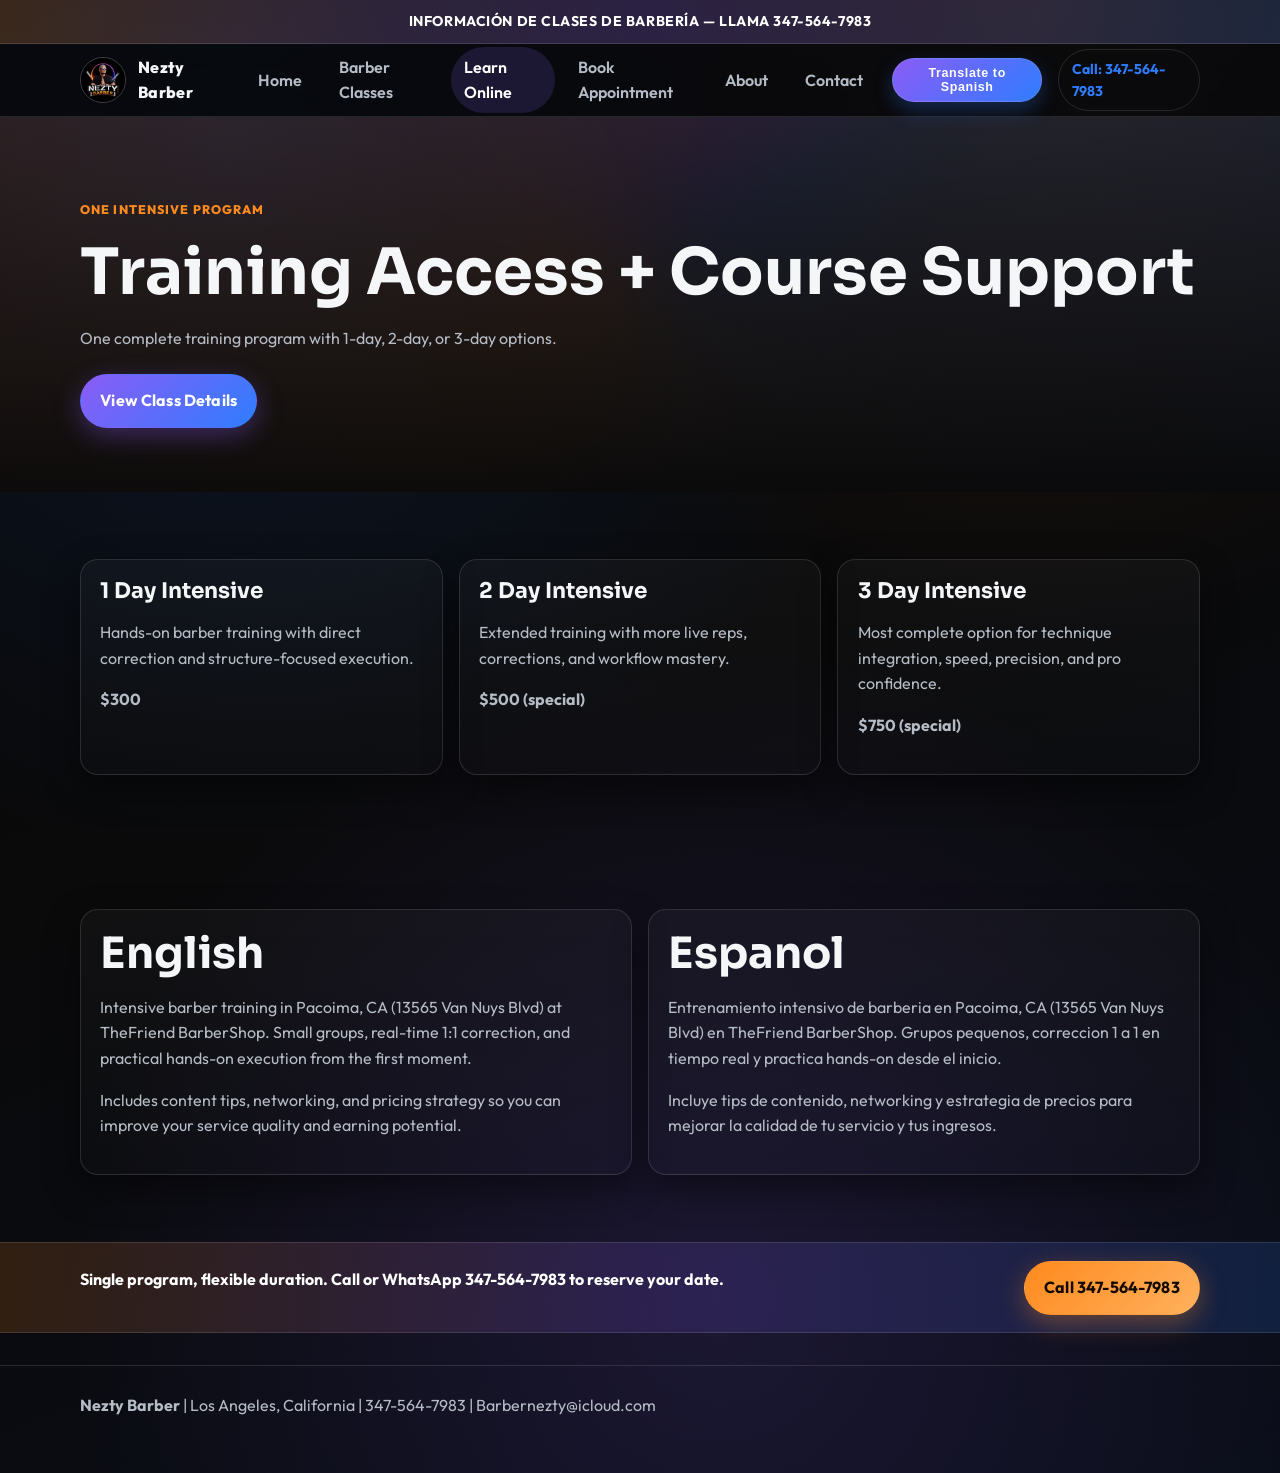
<file: learn-online.html>
<!doctype html>
<html lang="en">
  <head>
    <meta charset="UTF-8" />
    <meta name="viewport" content="width=device-width, initial-scale=1.0" />
    <title>Learn Online | Barber Course Online | Nezty Barber</title>
    <meta
      name="description"
      content="One intensive barber training course by Nezty Barber with 1, 2, or 3-day options. Hands-on instruction in Los Angeles and online support."
    />
    <meta name="keywords" content="barber course online, learn barbering, fade classes" />
    <link rel="preconnect" href="https://fonts.googleapis.com" />
    <link rel="preconnect" href="https://fonts.gstatic.com" crossorigin />
    <link
      href="https://fonts.googleapis.com/css2?family=Outfit:wght@400;500;600;700;800&family=Sora:wght@500;600;700;800&display=swap"
      rel="stylesheet"
    />
    <link rel="stylesheet" href="styles.css" />
  </head>
  <body>
    <div class="top-strip">INFORMACIÓN DE CLASES DE BARBERÍA — LLAMA 347-564-7983</div>

    <header class="site-header">
      <div class="container nav-wrap">
        <a href="index.html" class="brand" aria-label="Nezty Barber home">
          <img src="logo.jpg" alt="Nezty Barber logo" />
          <span class="brand-text">Nezty Barber</span>
        </a>
        <button class="menu-toggle" aria-label="Toggle navigation" aria-expanded="false">☰</button>
        <nav class="nav-links" aria-label="Main navigation">
          <a href="index.html">Home</a>
          <a href="classes.html">Barber Classes</a>
          <a class="active" href="learn-online.html">Learn Online</a>
          <a href="book-appointment.html">Book Appointment</a>
          <a href="about.html">About</a>
          <a href="contact.html">Contact</a>
        </nav>
        <button class="lang-toggle" type="button" aria-label="Translate website to Spanish">Translate to Spanish</button>
        <a class="call-chip" href="tel:3475647983">Call: 347-564-7983</a>
      </div>
    </header>

    <main>
      <section class="hero">
        <div class="container">
          <p class="eyebrow reveal">One Intensive Program</p>
          <h1 class="reveal">Training Access + Course Support</h1>
          <p class="reveal">One complete training program with 1-day, 2-day, or 3-day options.</p>
          <div class="btn-row reveal">
            <a class="btn btn-secondary" href="classes.html">View Class Details</a>
          </div>
        </div>
      </section>

      <section class="section">
        <div class="container grid-3">
          <article class="card reveal">
            <h2 style="font-size: 1.35rem">1 Day Intensive</h2>
            <p>Hands-on barber training with direct correction and structure-focused execution.</p>
            <p><strong>$300</strong></p>
          </article>
          <article class="card reveal">
            <h2 style="font-size: 1.35rem">2 Day Intensive</h2>
            <p>Extended training with more live reps, corrections, and workflow mastery.</p>
            <p><strong>$500 (special)</strong></p>
          </article>
          <article class="card reveal">
            <h2 style="font-size: 1.35rem">3 Day Intensive</h2>
            <p>Most complete option for technique integration, speed, precision, and pro confidence.</p>
            <p><strong>$750 (special)</strong></p>
          </article>
        </div>
      </section>

      <section class="section">
        <div class="container grid-2">
          <article class="card reveal">
            <h2>English</h2>
            <p>
              Intensive barber training in Pacoima, CA (13565 Van Nuys Blvd) at TheFriend BarberShop.
              Small groups, real-time 1:1 correction, and practical hands-on execution from the first
              moment.
            </p>
            <p>
              Includes content tips, networking, and pricing strategy so you can improve your service
              quality and earning potential.
            </p>
          </article>
          <article class="card reveal">
            <h2>Espanol</h2>
            <p>
              Entrenamiento intensivo de barberia en Pacoima, CA (13565 Van Nuys Blvd) en TheFriend
              BarberShop. Grupos pequenos, correccion 1 a 1 en tiempo real y practica hands-on desde el
              inicio.
            </p>
            <p>
              Incluye tips de contenido, networking y estrategia de precios para mejorar la calidad de tu
              servicio y tus ingresos.
            </p>
          </article>
        </div>
      </section>

      <section class="cta-band">
        <div class="container">
          <p class="kicker">Single program, flexible duration. Call or WhatsApp 347-564-7983 to reserve your date.</p>
          <a class="btn btn-primary" href="tel:3475647983">Call 347-564-7983</a>
        </div>
      </section>
    </main>

    <footer>
      <div class="container">
        <p><strong>Nezty Barber</strong> | Los Angeles, California | 347-564-7983 | Barbernezty@icloud.com</p>
      </div>
    </footer>

    <a class="btn btn-secondary floating-call" href="tel:3475647983" aria-label="Call now">Call Now</a>
    <script src="script.js" defer></script>
  </body>
</html>
</file>
<file: styles.css>
:root {
  --bg: #0a0a0b;
  --bg-soft: #141518;
  --card: #101215;
  --text: #f4f6f8;
  --muted: #b5bcc5;
  --orange: #ff8a1e;
  --purple: #8b5cf6;
  --blue: #2f7dff;
  --line: rgba(255, 255, 255, 0.12);
  --shadow: 0 14px 36px rgba(0, 0, 0, 0.45);
  --maxw: 1120px;
  --radius: 18px;
}

* {
  box-sizing: border-box;
}

html {
  scroll-behavior: smooth;
}

body {
  margin: 0;
  font-family: "Outfit", "Sora", sans-serif;
  color: var(--text);
  background: radial-gradient(circle at 18% 10%, rgba(47, 125, 255, 0.14), transparent 42%),
    radial-gradient(circle at 80% 0%, rgba(255, 138, 30, 0.12), transparent 35%),
    radial-gradient(circle at 56% 88%, rgba(139, 92, 246, 0.14), transparent 44%),
    linear-gradient(160deg, #050506, #0a0a0b 48%, #090d17 100%);
  line-height: 1.6;
}

a {
  color: inherit;
  text-decoration: none;
}

img {
  max-width: 100%;
  display: block;
}

.container {
  width: min(var(--maxw), 92%);
  margin: 0 auto;
}

.top-strip {
  background: linear-gradient(90deg, rgba(255, 138, 30, 0.2), rgba(139, 92, 246, 0.2), rgba(47, 125, 255, 0.2));
  border-bottom: 1px solid var(--line);
  font-weight: 700;
  text-align: center;
  font-size: 0.88rem;
  letter-spacing: 0.04em;
  padding: 0.65rem 1rem;
  color: #ffffff;
}

.site-header {
  position: sticky;
  top: 0;
  z-index: 1000;
  backdrop-filter: blur(12px);
  background: rgba(8, 9, 12, 0.86);
  border-bottom: 1px solid var(--line);
}

.nav-wrap {
  min-height: 72px;
  display: flex;
  align-items: center;
  justify-content: space-between;
  gap: 1rem;
}

.brand {
  display: flex;
  align-items: center;
  gap: 0.75rem;
}

.brand img {
  width: 46px;
  height: 46px;
  border-radius: 50%;
  object-fit: cover;
  border: 1px solid rgba(255, 255, 255, 0.22);
}

.brand-text {
  font-weight: 800;
  letter-spacing: 0.02em;
}

.menu-toggle {
  border: 1px solid var(--line);
  background: transparent;
  color: var(--text);
  border-radius: 10px;
  width: 44px;
  height: 44px;
  display: inline-flex;
  align-items: center;
  justify-content: center;
  font-size: 1.2rem;
}

.nav-links {
  position: absolute;
  left: 0;
  right: 0;
  top: 72px;
  background: rgba(12, 14, 18, 0.98);
  border-bottom: 1px solid var(--line);
  display: grid;
  gap: 0;
  transform-origin: top;
  transform: scaleY(0);
  opacity: 0;
  pointer-events: none;
  transition: 0.25s ease;
}

.nav-links.open {
  transform: scaleY(1);
  opacity: 1;
  pointer-events: auto;
}

.nav-links a {
  padding: 0.9rem 1.2rem;
  border-top: 1px solid var(--line);
  color: var(--muted);
  font-weight: 600;
}

.nav-links a.active,
.nav-links a:hover {
  color: #fff;
  background: rgba(139, 92, 246, 0.16);
}

.call-chip {
  display: none;
}

.lang-toggle {
  border: 1px solid var(--line);
  border-radius: 999px;
  padding: 0.48rem 0.85rem;
  font-size: 0.82rem;
  color: #fff;
  font-weight: 800;
  letter-spacing: 0.05em;
  background: linear-gradient(135deg, var(--purple), var(--blue));
  box-shadow: 0 8px 20px rgba(47, 125, 255, 0.28);
}

.lang-toggle:hover {
  transform: translateY(-1px);
}

.section {
  padding: 4.2rem 0;
}

.eyebrow {
  color: var(--orange);
  text-transform: uppercase;
  letter-spacing: 0.09em;
  font-size: 0.78rem;
  font-weight: 800;
}

h1,
h2,
h3 {
  font-family: "Sora", "Outfit", sans-serif;
  line-height: 1.15;
  margin: 0 0 1rem;
}

h1 {
  font-size: clamp(2rem, 7vw, 4rem);
}

h2 {
  font-size: clamp(1.55rem, 5vw, 2.7rem);
}

p {
  margin: 0 0 1rem;
  color: var(--muted);
}

.lang-block {
  margin-top: 1rem;
  border: 1px solid var(--line);
  border-radius: 14px;
  padding: 1rem;
  background: rgba(255, 255, 255, 0.02);
}

.lang-block h3 {
  margin-bottom: 0.5rem;
}

.lang-tag {
  display: inline-flex;
  border: 1px solid var(--line);
  border-radius: 999px;
  padding: 0.18rem 0.6rem;
  font-size: 0.72rem;
  letter-spacing: 0.06em;
  text-transform: uppercase;
  color: #d4dcff;
  margin-bottom: 0.65rem;
}

.price-grid {
  display: grid;
  gap: 0.9rem;
}

.price-item {
  border: 1px solid var(--line);
  border-radius: 14px;
  padding: 0.9rem;
  background: rgba(0, 0, 0, 0.25);
}

.price-item b {
  color: #fff;
}

.mini-note {
  font-size: 0.92rem;
  color: #d3dae3;
}

.logo-stats {
  display: grid;
  gap: 1rem;
  align-items: center;
}

.tiktok-banner {
  text-align: center;
}

.tiktok-banner p {
  margin-bottom: 0;
}

.hero {
  position: relative;
  overflow: clip;
  padding: 5.2rem 0 4rem;
}

.hero::before {
  content: "";
  position: absolute;
  inset: -30% -30% auto;
  height: 520px;
  background: conic-gradient(from 50deg, rgba(47, 125, 255, 0.18), rgba(255, 138, 30, 0.2), rgba(139, 92, 246, 0.18));
  filter: blur(44px);
  z-index: -2;
  animation: swirl 16s linear infinite;
}

.hero::after {
  content: "";
  position: absolute;
  inset: 0;
  background: linear-gradient(180deg, rgba(5, 6, 7, 0.15), rgba(5, 6, 7, 0.82));
  z-index: -1;
}

@keyframes swirl {
  to {
    transform: rotate(360deg);
  }
}

.hero-grid {
  display: grid;
  gap: 2rem;
}

.hero-card {
  background: linear-gradient(160deg, rgba(255, 255, 255, 0.04), rgba(255, 255, 255, 0.01));
  border: 1px solid var(--line);
  border-radius: var(--radius);
  padding: 1.25rem;
}

.hero-stat {
  display: grid;
  grid-template-columns: 1fr 1fr;
  gap: 0.8rem;
}

.stat-box {
  border: 1px solid var(--line);
  border-radius: 12px;
  padding: 0.8rem;
  background: rgba(0, 0, 0, 0.26);
}

.stat-box b {
  display: block;
  font-size: 1.4rem;
  color: var(--blue);
}

.btn-row {
  display: flex;
  flex-wrap: wrap;
  gap: 0.75rem;
  margin-top: 1.4rem;
}

.btn {
  display: inline-flex;
  align-items: center;
  justify-content: center;
  border-radius: 999px;
  padding: 0.82rem 1.2rem;
  border: 1px solid transparent;
  font-weight: 700;
  letter-spacing: 0.01em;
  transition: transform 0.2s ease, box-shadow 0.2s ease, background 0.2s ease;
}

.btn:hover {
  transform: translateY(-1px);
}

.btn-primary {
  color: #120a00;
  background: linear-gradient(135deg, var(--orange), #ffb15e);
  box-shadow: 0 8px 26px rgba(255, 138, 30, 0.35);
}

.btn-secondary {
  color: #fff;
  background: linear-gradient(135deg, var(--purple), var(--blue));
  box-shadow: 0 8px 26px rgba(139, 92, 246, 0.34);
}

.btn-ghost {
  color: #fff;
  border-color: var(--line);
  background: rgba(255, 255, 255, 0.03);
}

.grid-3,
.grid-2,
.video-grid {
  display: grid;
  gap: 1rem;
}

.card {
  border: 1px solid var(--line);
  border-radius: var(--radius);
  background: linear-gradient(180deg, rgba(255, 255, 255, 0.03), rgba(255, 255, 255, 0.01));
  padding: 1.2rem;
  box-shadow: var(--shadow);
}

.card h3 {
  margin-bottom: 0.55rem;
}

.cta-band {
  border-top: 1px solid var(--line);
  border-bottom: 1px solid var(--line);
  background: linear-gradient(90deg, rgba(255, 138, 30, 0.16), rgba(139, 92, 246, 0.16), rgba(47, 125, 255, 0.16));
}

.cta-band .container {
  padding: 1.1rem 0;
  display: flex;
  align-items: center;
  justify-content: space-between;
  flex-wrap: wrap;
  gap: 0.8rem;
}

.kicker {
  color: #fff;
  font-size: 1rem;
  font-weight: 700;
}

.tiktok-card,
.video-item {
  position: relative;
  overflow: hidden;
}

.video-item::before {
  content: "";
  position: absolute;
  inset: 0;
  border-radius: inherit;
  background: linear-gradient(180deg, transparent 55%, rgba(0, 0, 0, 0.7));
}

.video-thumb {
  min-height: 220px;
  border-radius: 14px;
  border: 1px solid var(--line);
  background: linear-gradient(145deg, rgba(47, 125, 255, 0.15), rgba(139, 92, 246, 0.13), rgba(255, 138, 30, 0.14));
  display: grid;
  place-items: center;
  font-size: 1rem;
  font-weight: 700;
  text-align: center;
  transition: transform 0.26s ease;
}

.video-item:hover .video-thumb {
  transform: scale(1.03);
}

.instagram-embed-wrap {
  border: 1px solid var(--line);
  border-radius: 14px;
  padding: 0.6rem;
  background: linear-gradient(145deg, rgba(47, 125, 255, 0.08), rgba(255, 138, 30, 0.08));
  box-shadow: var(--shadow);
}

.instagram-embed-wrap .instagram-media {
  margin: 0 auto !important;
  min-width: 100% !important;
}

.social-logo-card {
  min-height: 180px;
  display: grid;
  place-items: center;
  border-radius: 14px;
  border: 1px solid var(--line);
  background: linear-gradient(145deg, rgba(47, 125, 255, 0.13), rgba(139, 92, 246, 0.11), rgba(255, 138, 30, 0.12));
  transition: transform 0.22s ease, box-shadow 0.22s ease;
}

.social-logo-card:hover {
  transform: translateY(-3px);
  box-shadow: 0 12px 30px rgba(0, 0, 0, 0.35);
}

.social-logo {
  width: 72px;
  height: 72px;
  object-fit: contain;
}

.ul-clean {
  margin: 0;
  padding: 0;
  list-style: none;
  display: grid;
  gap: 0.65rem;
}

.ul-clean li {
  border: 1px solid var(--line);
  border-radius: 10px;
  padding: 0.7rem 0.85rem;
  background: rgba(255, 255, 255, 0.02);
}

.form {
  display: grid;
  gap: 0.8rem;
}

label {
  font-weight: 600;
  font-size: 0.95rem;
}

input,
textarea {
  width: 100%;
  border-radius: 11px;
  border: 1px solid var(--line);
  background: rgba(0, 0, 0, 0.35);
  color: #fff;
  padding: 0.82rem 0.9rem;
  font: inherit;
}

input:focus,
textarea:focus {
  outline: 2px solid rgba(139, 92, 246, 0.5);
  border-color: transparent;
}

footer {
  border-top: 1px solid var(--line);
  margin-top: 2rem;
  padding: 1.7rem 0 2.4rem;
  color: var(--muted);
}

.reveal {
  opacity: 0;
  transform: translateY(18px);
  transition: 0.55s ease;
}

.reveal.in {
  opacity: 1;
  transform: translateY(0);
}

.floating-call {
  position: fixed;
  right: 1rem;
  bottom: 1rem;
  z-index: 1100;
  box-shadow: 0 14px 38px rgba(47, 125, 255, 0.35);
}

@media (min-width: 760px) {
  .menu-toggle {
    display: none;
  }

  .nav-links {
    position: static;
    display: flex;
    align-items: center;
    gap: 0.6rem;
    border: 0;
    transform: none;
    opacity: 1;
    pointer-events: auto;
    background: transparent;
  }

  .nav-links a {
    border: 0;
    border-radius: 999px;
    padding: 0.46rem 0.86rem;
  }

  .call-chip {
    display: inline-flex;
    border: 1px solid var(--line);
    border-radius: 999px;
    padding: 0.48rem 0.85rem;
    font-size: 0.88rem;
    color: var(--blue);
    font-weight: 700;
  }

  .lang-toggle {
    font-size: 0.78rem;
    padding: 0.43rem 0.78rem;
  }

  .hero-grid {
    grid-template-columns: 1.3fr 0.9fr;
    align-items: center;
  }

  .grid-2 {
    grid-template-columns: repeat(2, minmax(0, 1fr));
  }

  .grid-3,
  .video-grid {
    grid-template-columns: repeat(3, minmax(0, 1fr));
  }

  .price-grid {
    grid-template-columns: repeat(3, minmax(0, 1fr));
  }

  .logo-stats {
    grid-template-columns: 0.9fr 1.1fr;
  }

  .floating-call {
    display: none;
  }
}
</file>
